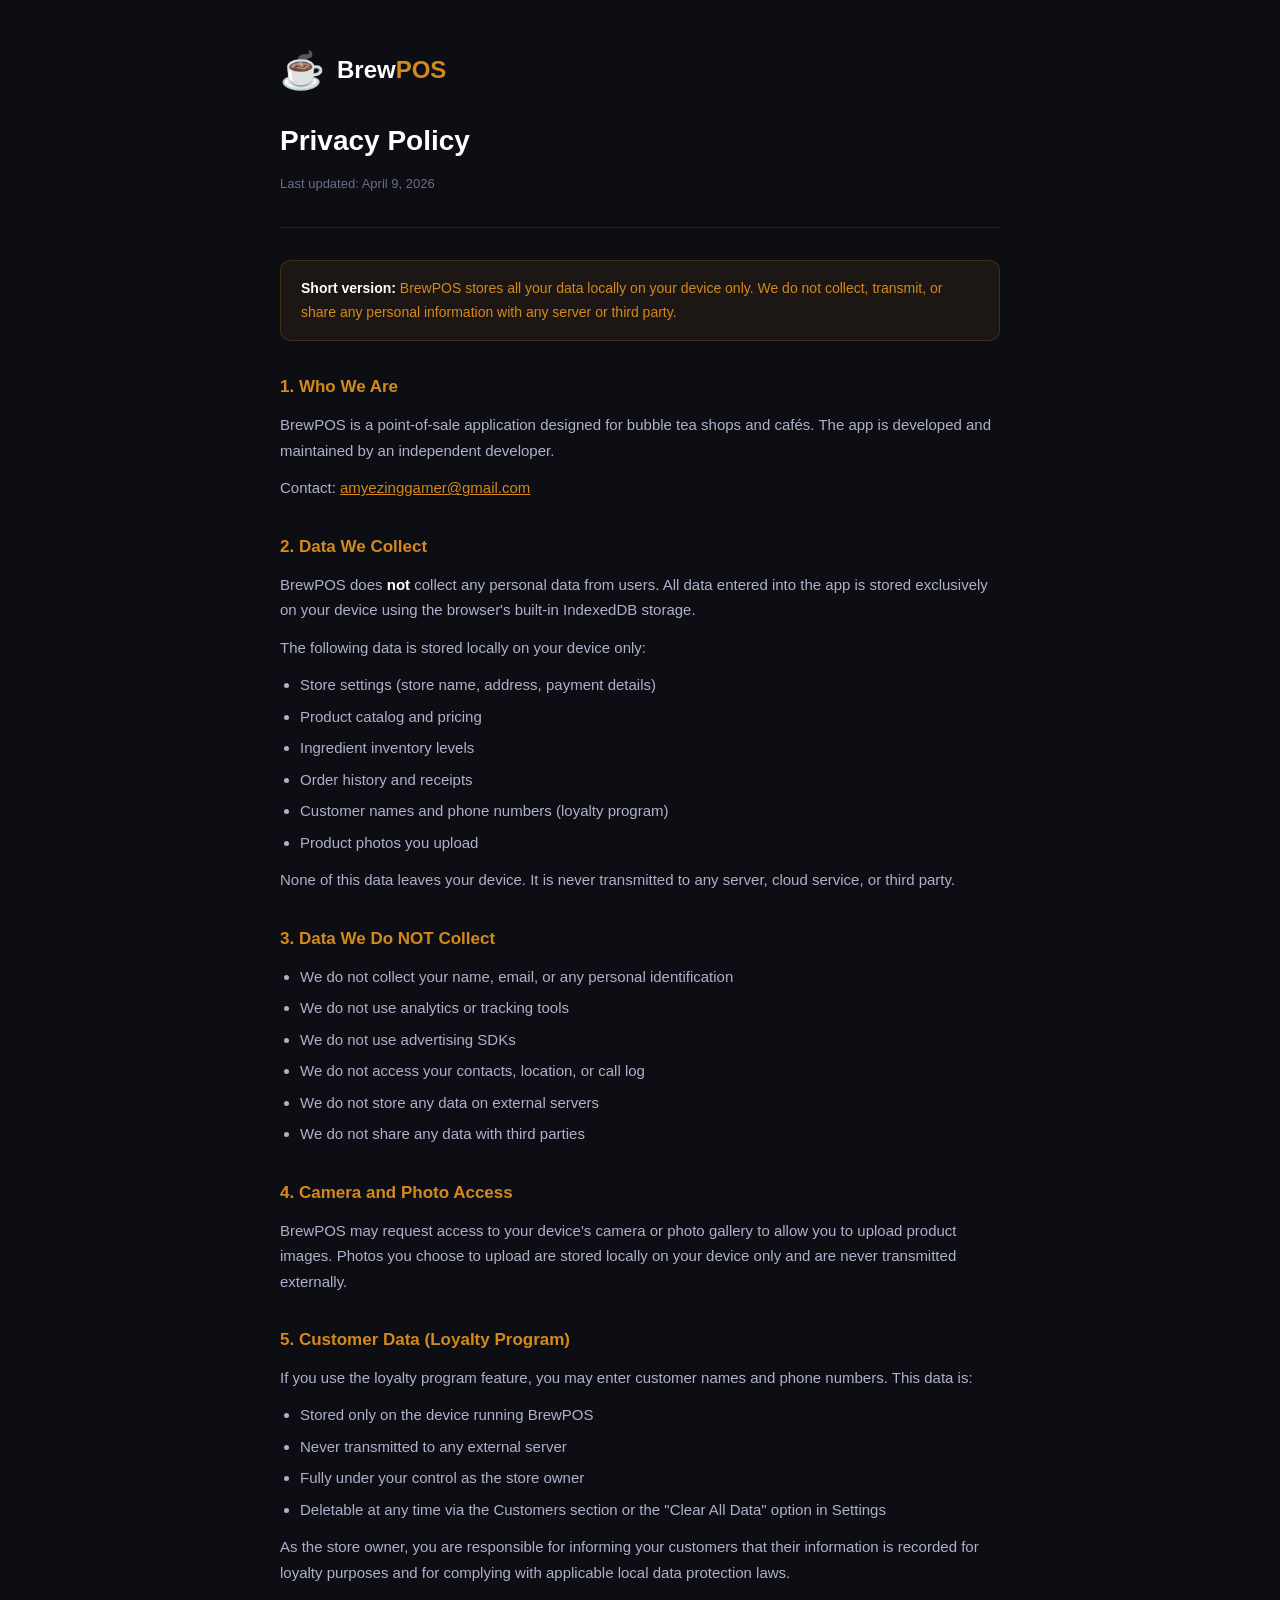
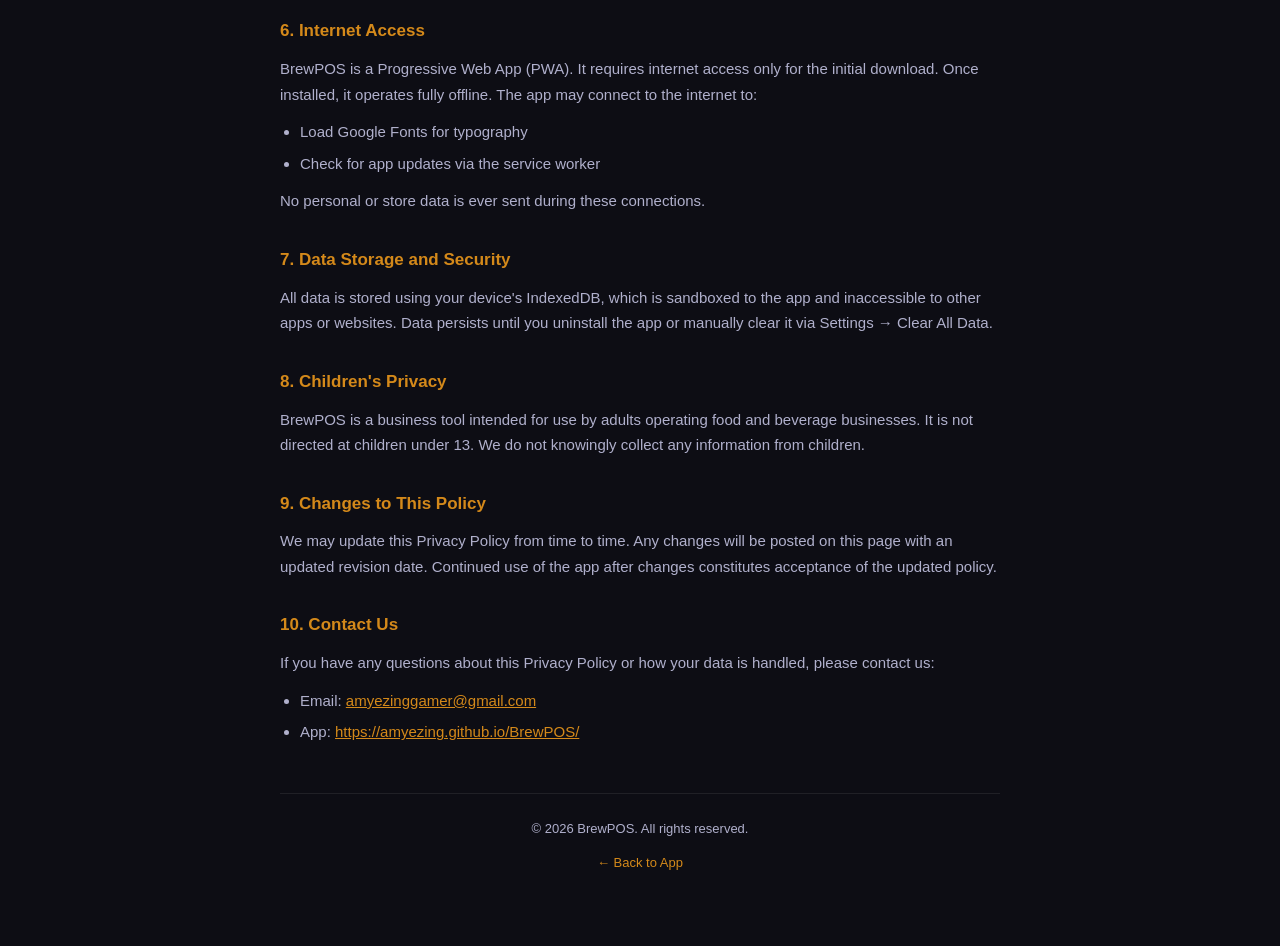
<file: privacy-policy.html>
<!DOCTYPE html>
<html lang="en">
<head>
<meta charset="UTF-8"/>
<meta name="viewport" content="width=device-width, initial-scale=1"/>
<title>Privacy Policy — BrewPOS</title>
<style>
  * { margin: 0; padding: 0; box-sizing: border-box; }
  body {
    font-family: -apple-system, BlinkMacSystemFont, 'Segoe UI', sans-serif;
    background: #0d0d14; color: #eeeef8;
    line-height: 1.7; font-size: 15px;
    padding: 0 16px 60px;
  }
  .wrap { max-width: 720px; margin: 0 auto; }
  header {
    padding: 40px 0 32px;
    border-bottom: 1px solid rgba(255,255,255,.08);
    margin-bottom: 32px;
  }
  .logo { display: flex; align-items: center; gap: 12px; margin-bottom: 16px; }
  .logo-icon { font-size: 36px; }
  .logo-name {
    font-size: 24px; font-weight: 800;
    font-family: 'Syne', sans-serif; color: #fff;
  }
  .logo-name span { color: #d4891a; }
  h1 { font-size: 28px; font-weight: 800; color: #fff; margin-bottom: 8px; }
  .updated { font-size: 13px; color: #6b6b8a; }
  h2 {
    font-size: 17px; font-weight: 700; color: #d4891a;
    margin: 32px 0 10px;
  }
  p { color: #b0b0cc; margin-bottom: 12px; }
  ul { color: #b0b0cc; padding-left: 20px; margin-bottom: 12px; }
  ul li { margin-bottom: 6px; }
  .highlight {
    background: rgba(212,137,26,.08);
    border: 1px solid rgba(212,137,26,.2);
    border-radius: 10px; padding: 16px 20px; margin: 20px 0;
    color: #d4891a; font-size: 14px;
  }
  .highlight strong { color: #fff; }
  footer {
    margin-top: 48px; padding-top: 24px;
    border-top: 1px solid rgba(255,255,255,.08);
    font-size: 13px; color: #6b6b8a; text-align: center;
  }
  footer a { color: #d4891a; text-decoration: none; }
  a { color: #d4891a; }
</style>
</head>
<body>
<div class="wrap">
  <header>
    <div class="logo">
      <div class="logo-icon">☕</div>
      <div class="logo-name">Brew<span>POS</span></div>
    </div>
    <h1>Privacy Policy</h1>
    <div class="updated">Last updated: April 9, 2026</div>
  </header>

  <div class="highlight">
    <strong>Short version:</strong> BrewPOS stores all your data locally on your device only. We do not collect, transmit, or share any personal information with any server or third party.
  </div>

  <h2>1. Who We Are</h2>
  <p>BrewPOS is a point-of-sale application designed for bubble tea shops and cafés. The app is developed and maintained by an independent developer.</p>
  <p>Contact: <a href="mailto:amyezinggamer@gmail.com">amyezinggamer@gmail.com</a></p>

  <h2>2. Data We Collect</h2>
  <p>BrewPOS does <strong style="color:#fff">not</strong> collect any personal data from users. All data entered into the app is stored exclusively on your device using the browser's built-in IndexedDB storage.</p>
  <p>The following data is stored locally on your device only:</p>
  <ul>
    <li>Store settings (store name, address, payment details)</li>
    <li>Product catalog and pricing</li>
    <li>Ingredient inventory levels</li>
    <li>Order history and receipts</li>
    <li>Customer names and phone numbers (loyalty program)</li>
    <li>Product photos you upload</li>
  </ul>
  <p>None of this data leaves your device. It is never transmitted to any server, cloud service, or third party.</p>

  <h2>3. Data We Do NOT Collect</h2>
  <ul>
    <li>We do not collect your name, email, or any personal identification</li>
    <li>We do not use analytics or tracking tools</li>
    <li>We do not use advertising SDKs</li>
    <li>We do not access your contacts, location, or call log</li>
    <li>We do not store any data on external servers</li>
    <li>We do not share any data with third parties</li>
  </ul>

  <h2>4. Camera and Photo Access</h2>
  <p>BrewPOS may request access to your device's camera or photo gallery to allow you to upload product images. Photos you choose to upload are stored locally on your device only and are never transmitted externally.</p>

  <h2>5. Customer Data (Loyalty Program)</h2>
  <p>If you use the loyalty program feature, you may enter customer names and phone numbers. This data is:</p>
  <ul>
    <li>Stored only on the device running BrewPOS</li>
    <li>Never transmitted to any external server</li>
    <li>Fully under your control as the store owner</li>
    <li>Deletable at any time via the Customers section or the "Clear All Data" option in Settings</li>
  </ul>
  <p>As the store owner, you are responsible for informing your customers that their information is recorded for loyalty purposes and for complying with applicable local data protection laws.</p>

  <h2>6. Internet Access</h2>
  <p>BrewPOS is a Progressive Web App (PWA). It requires internet access only for the initial download. Once installed, it operates fully offline. The app may connect to the internet to:</p>
  <ul>
    <li>Load Google Fonts for typography</li>
    <li>Check for app updates via the service worker</li>
  </ul>
  <p>No personal or store data is ever sent during these connections.</p>

  <h2>7. Data Storage and Security</h2>
  <p>All data is stored using your device's IndexedDB, which is sandboxed to the app and inaccessible to other apps or websites. Data persists until you uninstall the app or manually clear it via Settings → Clear All Data.</p>

  <h2>8. Children's Privacy</h2>
  <p>BrewPOS is a business tool intended for use by adults operating food and beverage businesses. It is not directed at children under 13. We do not knowingly collect any information from children.</p>

  <h2>9. Changes to This Policy</h2>
  <p>We may update this Privacy Policy from time to time. Any changes will be posted on this page with an updated revision date. Continued use of the app after changes constitutes acceptance of the updated policy.</p>

  <h2>10. Contact Us</h2>
  <p>If you have any questions about this Privacy Policy or how your data is handled, please contact us:</p>
  <ul>
    <li>Email: <a href="mailto:amyezinggamer@gmail.com">amyezinggamer@gmail.com</a></li>
    <li>App: <a href="https://amyezing.github.io/BrewPOS/">https://amyezing.github.io/BrewPOS/</a></li>
  </ul>

  <footer>
    <p>© 2026 BrewPOS. All rights reserved.</p>
    <p style="margin-top:8px;"><a href="https://amyezing.github.io/BrewPOS/">← Back to App</a></p>
  </footer>
</div>
</body>
</html>
</file>
